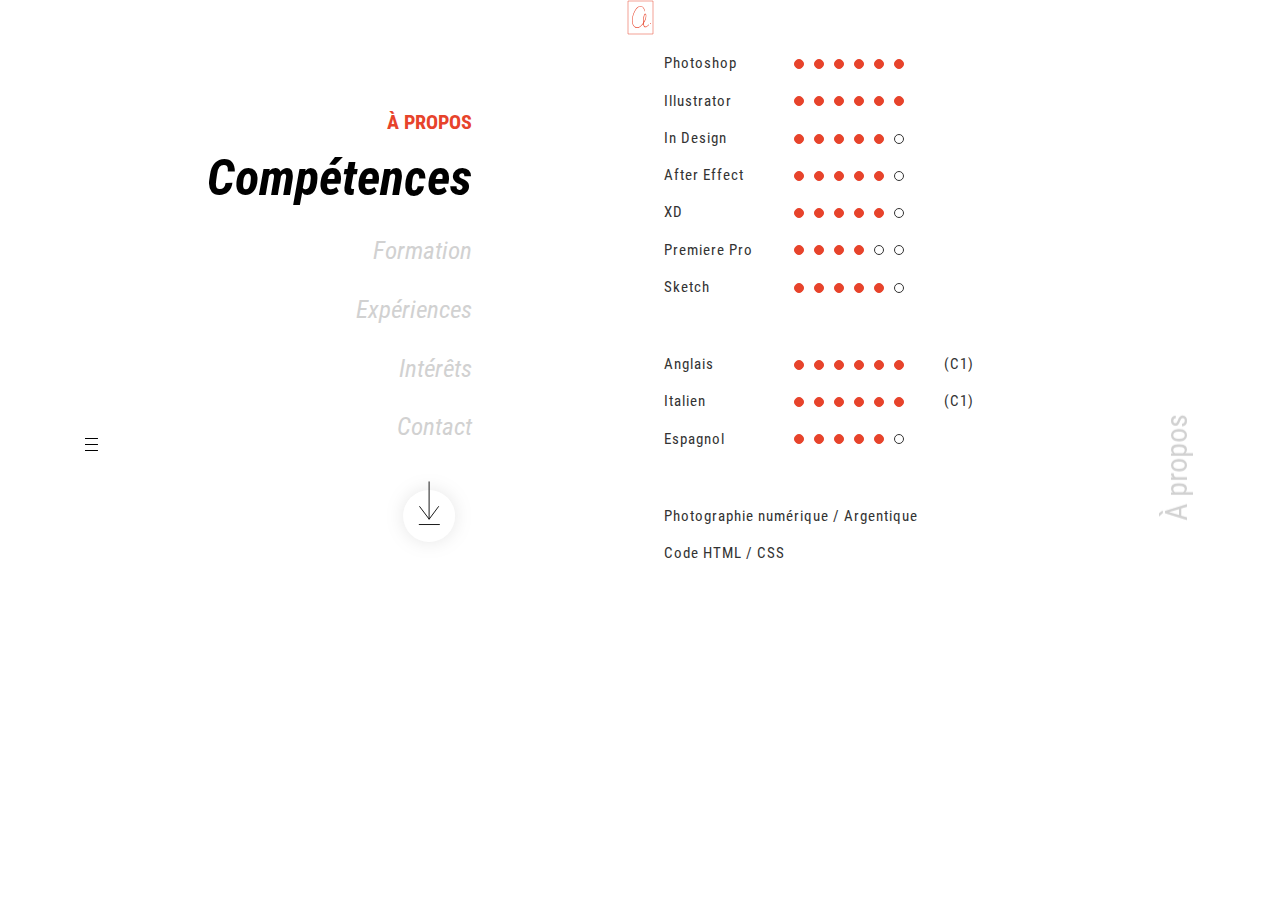
<file: competences.html>
<!DOCTYPE html>
<html lang="fr">
<head>
    <meta charset="UTF-8">
    <meta name="viewport" content="width=device-width, initial-scale=1.0">
    <meta http-equiv="X-UA-Compatible" content="ie=edge">
    <title>Compétences</title>
    <link rel="stylesheet" type="text/css" href="./assets/style/normalize.css">
    <link rel="stylesheet" type="text/css" href="./assets/style/index.css">
</head>
<body>
    <header class="cl_header_projet">
        <a href="./index.html" class="cl_header_projet_btn">
            <span class="cl_icon cl_icon_logo"></span>
        </a>
    </header>

    <section class="cl_projet">
        <button id="btn-burger-menu" class="cl_btn cl_btn_burger_menu"><span class="cl_icon cl_icon_burger_menu"></span></button>

        <div id="menu-content" class="cl_menu">
            <div class="cl_menu_container">
                <h2 class="cl_menu_titre">Menu</h2>

                <ul class="cl_menu_rubriques">
                    <li class="cl_menu_rubriques--item"><a href="./index.html">Home</a></li>
                    <li class="cl_menu_rubriques--item"><a href="./competences.html">A propos</a></li>
                    <li class="cl_menu_rubriques--item"><a href="./index.html#all-projects">Tous les projets</a></li>
                </ul>

                <button class="cl_btn cl_btn_croix"><span id="btn-fermer-menu" class="cl_icon cl_icon_croix"></span></button>
            </div>
        </div>

        <div id="menu-content" class="cl_menu">
            <div class="cl_menu_container">
                <h2 class="cl_menu_titre">Menu</h2>

                <ul class="cl_menu_rubriques">
                    <li class="cl_menu_rubriques--item"><a href="./index.html">Home</a></li>
                    <li class="cl_menu_rubriques--item"><a href="./competences.html">A propos</a></li>
                    <li class="cl_menu_rubriques--item"><a href="./index.html#all-projects">Tous les projets</a></li>
                </ul>

                <button class="cl_btn cl_btn_croix"><span id="btn-fermer-menu" class="cl_icon cl_icon_croix"></span></button>
            </div>
        </div>

        <aside class="cl_projet--aside"></aside>

        <section class="cl_apropos">
            <article class="cl_apropos--navigation">
                <h1 class="cl_apropos--titre">À propos</h1>

                <ul>
                    <li><a href="#" class="cl_apropos--navigation-item is-active">Compétences</a></li>
                    <li><a href="./formation.html" class="cl_apropos--navigation-item">Formation</a></li>
                    <li><a href="#" class="cl_apropos--navigation-item">Expériences</a></li>
                    <li><a href="#" class="cl_apropos--navigation-item">Intérêts</a></li>
                    <li><a href="#" class="cl_apropos--navigation-item">Contact</a></li>
                </ul>

                <span class="cl_icon cl_icon_download"></span>
            </article>

            <article class="cl_apropos_competences--content">
                <ul class="cl_apropos_competences--wrapper">
                    <li class="cl_apropos_competences--item">
                        <span class="cl_apropos_competences--label">Photoshop</span>
                        <div class="cl_apropos_competences_dots">
                            <span class="cl_apropos_competences_dots--item is-full"></span>
                            <span class="cl_apropos_competences_dots--item is-full"></span>
                            <span class="cl_apropos_competences_dots--item is-full"></span>
                            <span class="cl_apropos_competences_dots--item is-full"></span>
                            <span class="cl_apropos_competences_dots--item is-full"></span>
                            <span class="cl_apropos_competences_dots--item is-full"></span>
                        </div>
                    </li>
                    <li class="cl_apropos_competences--item">
                        <span class="cl_apropos_competences--label">Illustrator</span>
                        <div class="cl_apropos_competences_dots">
                            <span class="cl_apropos_competences_dots--item is-full"></span>
                            <span class="cl_apropos_competences_dots--item is-full"></span>
                            <span class="cl_apropos_competences_dots--item is-full"></span>
                            <span class="cl_apropos_competences_dots--item is-full"></span>
                            <span class="cl_apropos_competences_dots--item is-full"></span>
                            <span class="cl_apropos_competences_dots--item is-full"></span>
                        </div>
                    </li>
                    <li class="cl_apropos_competences--item">
                        <span class="cl_apropos_competences--label">In Design</span>
                        <div class="cl_apropos_competences_dots">
                            <span class="cl_apropos_competences_dots--item is-full"></span>
                            <span class="cl_apropos_competences_dots--item is-full"></span>
                            <span class="cl_apropos_competences_dots--item is-full"></span>
                            <span class="cl_apropos_competences_dots--item is-full"></span>
                            <span class="cl_apropos_competences_dots--item is-full"></span>
                            <span class="cl_apropos_competences_dots--item"></span>
                        </div>
                    </li>
                    <li class="cl_apropos_competences--item">
                        <span class="cl_apropos_competences--label">After Effect</span>
                        <div class="cl_apropos_competences_dots">
                            <span class="cl_apropos_competences_dots--item is-full"></span>
                            <span class="cl_apropos_competences_dots--item is-full"></span>
                            <span class="cl_apropos_competences_dots--item is-full"></span>
                            <span class="cl_apropos_competences_dots--item is-full"></span>
                            <span class="cl_apropos_competences_dots--item is-full"></span>
                            <span class="cl_apropos_competences_dots--item"></span>
                        </div>
                    </li>
                    <li class="cl_apropos_competences--item">
                        <span class="cl_apropos_competences--label">XD</span>
                        <div class="cl_apropos_competences_dots">
                            <span class="cl_apropos_competences_dots--item is-full"></span>
                            <span class="cl_apropos_competences_dots--item is-full"></span>
                            <span class="cl_apropos_competences_dots--item is-full"></span>
                            <span class="cl_apropos_competences_dots--item is-full"></span>
                            <span class="cl_apropos_competences_dots--item is-full"></span>
                            <span class="cl_apropos_competences_dots--item"></span>
                        </div>
                    </li>
                    <li class="cl_apropos_competences--item">
                        <span class="cl_apropos_competences--label">Premiere Pro</span>
                        <div class="cl_apropos_competences_dots">
                            <span class="cl_apropos_competences_dots--item is-full"></span>
                            <span class="cl_apropos_competences_dots--item is-full"></span>
                            <span class="cl_apropos_competences_dots--item is-full"></span>
                            <span class="cl_apropos_competences_dots--item is-full"></span>
                            <span class="cl_apropos_competences_dots--item"></span>
                            <span class="cl_apropos_competences_dots--item"></span>
                        </div>
                    </li>
                    <li class="cl_apropos_competences--item">
                        <span class="cl_apropos_competences--label">Sketch</span>
                        <div class="cl_apropos_competences_dots">
                            <span class="cl_apropos_competences_dots--item is-full"></span>
                            <span class="cl_apropos_competences_dots--item is-full"></span>
                            <span class="cl_apropos_competences_dots--item is-full"></span>
                            <span class="cl_apropos_competences_dots--item is-full"></span>
                            <span class="cl_apropos_competences_dots--item is-full"></span>
                            <span class="cl_apropos_competences_dots--item"></span>
                        </div>
                    </li>
                </ul>

                <ul class="cl_apropos_competences--wrapper">
                    <li class="cl_apropos_competences--item">
                        <span class="cl_apropos_competences--label">Anglais</span>
                        <div class="cl_apropos_competences_dots">
                            <span class="cl_apropos_competences_dots--item is-full"></span>
                            <span class="cl_apropos_competences_dots--item is-full"></span>
                            <span class="cl_apropos_competences_dots--item is-full"></span>
                            <span class="cl_apropos_competences_dots--item is-full"></span>
                            <span class="cl_apropos_competences_dots--item is-full"></span>
                            <span class="cl_apropos_competences_dots--item is-full"></span>
                        </div>
                        <span class="cl_apropos_competences--label">(C1)</span>
                    </li>
                    <li class="cl_apropos_competences--item">
                        <span class="cl_apropos_competences--label">Italien</span>
                        <div class="cl_apropos_competences_dots">
                            <span class="cl_apropos_competences_dots--item is-full"></span>
                            <span class="cl_apropos_competences_dots--item is-full"></span>
                            <span class="cl_apropos_competences_dots--item is-full"></span>
                            <span class="cl_apropos_competences_dots--item is-full"></span>
                            <span class="cl_apropos_competences_dots--item is-full"></span>
                            <span class="cl_apropos_competences_dots--item is-full"></span>
                        </div>
                        <span class="cl_apropos_competences--label">(C1)</span>
                    </li>
                    <li class="cl_apropos_competences--item">
                        <span class="cl_apropos_competences--label">Espagnol</span>
                        <div class="cl_apropos_competences_dots">
                            <span class="cl_apropos_competences_dots--item is-full"></span>
                            <span class="cl_apropos_competences_dots--item is-full"></span>
                            <span class="cl_apropos_competences_dots--item is-full"></span>
                            <span class="cl_apropos_competences_dots--item is-full"></span>
                            <span class="cl_apropos_competences_dots--item is-full"></span>
                            <span class="cl_apropos_competences_dots--item"></span>
                        </div>
                    </li>
                </ul>

                <ul class="cl_apropos_competences--wrapper">
                    <li class="cl_apropos_competences--item">
                        <span class="cl_apropos_competences--label">Photographie numérique / Argentique</span>
                    </li>
                    <li class="cl_apropos_competences--item">
                        <span class="cl_apropos_competences--label">Code HTML / CSS</span>
                    </li>
                </ul>
            </article>
        </section>

        <aside class="cl_projet--aside"></aside>

        <h3 class="cl_sous_titre">À propos</h3>
    </section>

    <script src="https://ajax.googleapis.com/ajax/libs/jquery/3.3.1/jquery.min.js"></script>
    <script src="./assets/script/index.js"></script>
</body>
</html>
</file>
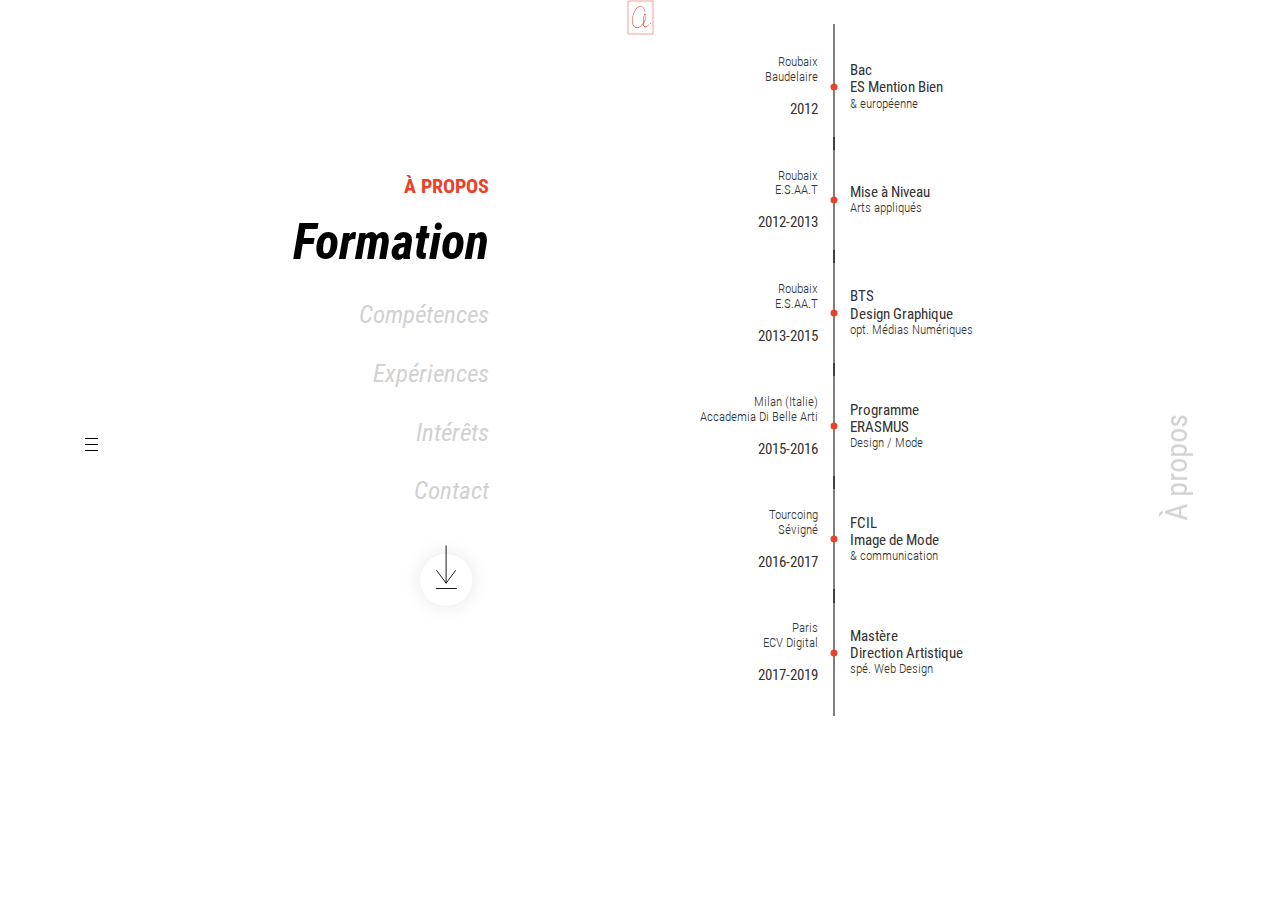
<file: formation.html>
<!DOCTYPE html>
<html lang="fr">
<head>
    <meta charset="UTF-8">
    <meta name="viewport" content="width=device-width, initial-scale=1.0">
    <meta http-equiv="X-UA-Compatible" content="ie=edge">
    <title>Formation</title>
    <link rel="stylesheet" type="text/css" href="./assets/style/normalize.css">
    <link rel="stylesheet" type="text/css" href="./assets/style/index.css">
</head>
<body>
    <header class="cl_header_projet">
        <a href="./index.html" class="cl_header_projet_btn">
            <span class="cl_icon cl_icon_logo"></span>
        </a>
    </header>

    <section class="cl_projet">
        <button id="btn-burger-menu" class="cl_btn cl_btn_burger_menu"><span class="cl_icon cl_icon_burger_menu"></span></button>

        <div id="menu-content" class="cl_menu">
            <div class="cl_menu_container">
                <h2 class="cl_menu_titre">Menu</h2>

                <ul class="cl_menu_rubriques">
                    <li class="cl_menu_rubriques--item"><a href="./index.html">Home</a></li>
                    <li class="cl_menu_rubriques--item"><a href="./competences.html">A propos</a></li>
                    <li class="cl_menu_rubriques--item"><a href="./index.html#all-projects">Tous les projets</a></li>
                </ul>

                <button class="cl_btn cl_btn_croix"><span id="btn-fermer-menu" class="cl_icon cl_icon_croix"></span></button>
            </div>
        </div>

        <aside class="cl_projet--aside"></aside>

        <section class="cl_apropos">
            <article class="cl_apropos--navigation">
                <h1 class="cl_apropos--titre">À propos</h1>

                <ul>
                    <li><a href="#" class="cl_apropos--navigation-item is-active">Formation</a></li>
                    <li><a href="./competences.html" class="cl_apropos--navigation-item">Compétences</a></li>
                    <li><a href="#" class="cl_apropos--navigation-item">Expériences</a></li>
                    <li><a href="#" class="cl_apropos--navigation-item">Intérêts</a></li>
                    <li><a href="#" class="cl_apropos--navigation-item">Contact</a></li>
                </ul>

                <span class="cl_icon cl_icon_download"></span>
            </article>

            <article class="cl_apropos_formation">
                <ul class="cl_apropos_formation_content">
                    <li class="cl_apropos_formation--item">
                        <div class="cl_apropos_formation--item-wrapper cl_apropos_formation--item-wrapper-left">
                            <span class="cl_apropos_formation--subtitle">Roubaix<br>Baudelaire</span>
                            <span class="cl_apropos_formation--title">2012</span>
                        </div>

                        <span class="cl_apropos_formation--bar"></span>
                        <span class="cl_apropos_formation--dot"></span>

                        <div class="cl_apropos_formation--item-wrapper cl_apropos_formation--item-wrapper-right">
                            <span class="cl_apropos_formation--title">Bac<br>ES Mention Bien</span>
                            <span class="cl_apropos_formation--subtitle">& européenne</span>
                        </div>
                    </li>

                    <li class="cl_apropos_formation--item">
                        <div class="cl_apropos_formation--item-wrapper cl_apropos_formation--item-wrapper-left">
                            <span class="cl_apropos_formation--subtitle">Roubaix<br>E.S.AA.T</span>
                            <span class="cl_apropos_formation--title">2012-2013</span>
                        </div>

                        <span class="cl_apropos_formation--bar"></span>
                        <span class="cl_apropos_formation--dot"></span>

                        <div class="cl_apropos_formation--item-wrapper cl_apropos_formation--item-wrapper-right">
                            <span class="cl_apropos_formation--title">Mise à Niveau</span>
                            <span class="cl_apropos_formation--subtitle">Arts appliqués</span>
                        </div>
                    </li>

                    <li class="cl_apropos_formation--item">
                        <div class="cl_apropos_formation--item-wrapper cl_apropos_formation--item-wrapper-left">
                            <span class="cl_apropos_formation--subtitle">Roubaix<br>E.S.AA.T</span>
                            <span class="cl_apropos_formation--title">2013-2015</span>
                        </div>

                        <span class="cl_apropos_formation--bar"></span>
                        <span class="cl_apropos_formation--dot"></span>

                        <div class="cl_apropos_formation--item-wrapper cl_apropos_formation--item-wrapper-right">
                            <span class="cl_apropos_formation--title">BTS<br>Design Graphique</span>
                            <span class="cl_apropos_formation--subtitle">opt. Médias Numériques</span>
                        </div>
                    </li>

                    <li class="cl_apropos_formation--item">
                        <div class="cl_apropos_formation--item-wrapper cl_apropos_formation--item-wrapper-left">
                            <span class="cl_apropos_formation--subtitle">Milan (Italie)<br>Accademia Di Belle Arti</span>
                            <span class="cl_apropos_formation--title">2015-2016</span>
                        </div>

                        <span class="cl_apropos_formation--bar"></span>
                        <span class="cl_apropos_formation--dot"></span>

                        <div class="cl_apropos_formation--item-wrapper cl_apropos_formation--item-wrapper-right">
                            <span class="cl_apropos_formation--title">Programme<br>ERASMUS</span>
                            <span class="cl_apropos_formation--subtitle">Design / Mode</span>
                        </div>
                    </li>

                    <li class="cl_apropos_formation--item">
                        <div class="cl_apropos_formation--item-wrapper cl_apropos_formation--item-wrapper-left">
                            <span class="cl_apropos_formation--subtitle">Tourcoing<br>Sévigné</span>
                            <span class="cl_apropos_formation--title">2016-2017</span>
                        </div>

                        <span class="cl_apropos_formation--bar"></span>
                        <span class="cl_apropos_formation--dot"></span>

                        <div class="cl_apropos_formation--item-wrapper cl_apropos_formation--item-wrapper-right">
                            <span class="cl_apropos_formation--title">FCIL<br>Image de Mode</span>
                            <span class="cl_apropos_formation--subtitle">& communication</span>
                        </div>
                    </li>

                    <li class="cl_apropos_formation--item">
                        <div class="cl_apropos_formation--item-wrapper cl_apropos_formation--item-wrapper-left">
                            <span class="cl_apropos_formation--subtitle">Paris<br>ECV Digital</span>
                            <span class="cl_apropos_formation--title">2017-2019</span>
                        </div>

                        <span class="cl_apropos_formation--bar"></span>
                        <span class="cl_apropos_formation--dot"></span>

                        <div class="cl_apropos_formation--item-wrapper cl_apropos_formation--item-wrapper-right">
                            <span class="cl_apropos_formation--title">Mastère<br>Direction Artistique</span>
                            <span class="cl_apropos_formation--subtitle">spé. Web Design</span>
                        </div>
                    </li>
                </ul>
            </article>
        </section>

        <aside class="cl_projet--aside"></aside>

        <h3 class="cl_sous_titre">À propos</h3>
    </section>

    <script src="https://ajax.googleapis.com/ajax/libs/jquery/3.3.1/jquery.min.js"></script>
    <script src="./assets/script/index.js"></script>
</body>
</html>
</file>
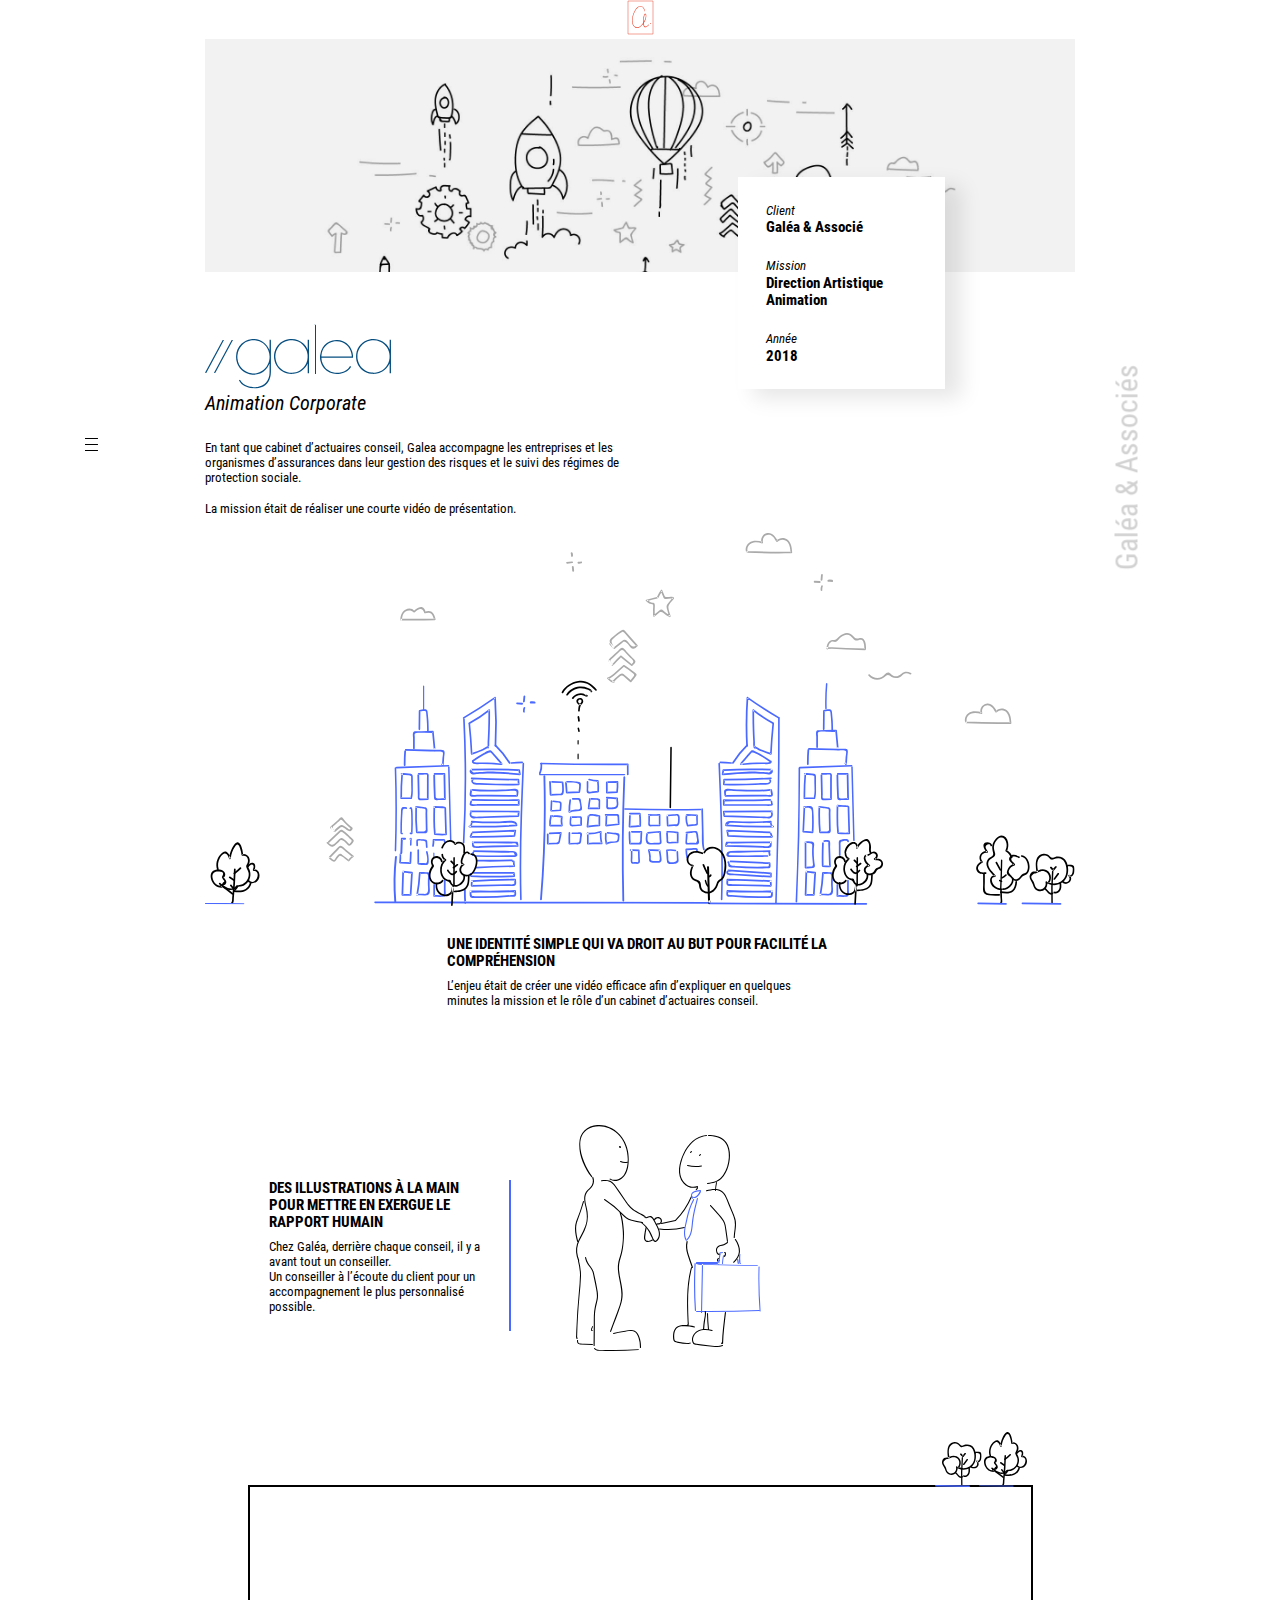
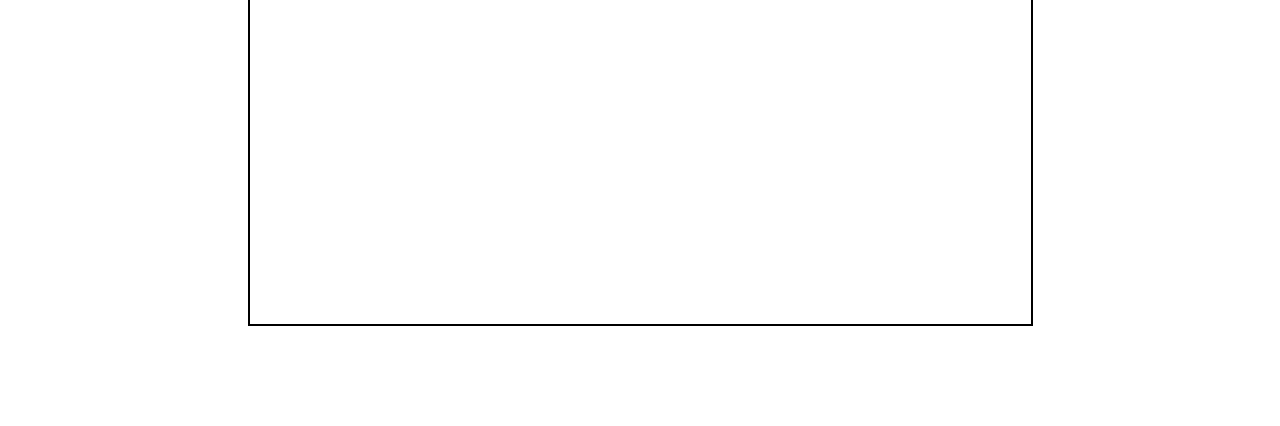
<file: galea.html>
<!DOCTYPE html>
<html lang="fr">
<head>
    <meta charset="UTF-8">
    <meta name="viewport" content="width=device-width, initial-scale=1.0">
    <meta http-equiv="X-UA-Compatible" content="ie=edge">
    <title>Projet Galéa & Associé</title>
    <link rel="stylesheet" type="text/css" href="./assets/style/normalize.css">
    <link rel="stylesheet" type="text/css" href="./assets/style/index.css">
</head>
<body>
    <header class="cl_header_projet">
        <a href="./index.html" class="cl_header_projet_btn">
            <span class="cl_icon cl_icon_logo"></span>
        </a>
    </header>

    <section class="cl_projet">
        <button id="btn-burger-menu" class="cl_btn cl_btn_burger_menu"><span class="cl_icon cl_icon_burger_menu"></span></button>

        <div id="menu-content" class="cl_menu">
            <div class="cl_menu_container">
                <h2 class="cl_menu_titre">Menu</h2>

                <ul class="cl_menu_rubriques">
                    <li class="cl_menu_rubriques--item"><a href="./index.html">Home</a></li>
                    <li class="cl_menu_rubriques--item"><a href="./competences.html">A propos</a></li>
                    <li class="cl_menu_rubriques--item"><a href="./index.html#all-projects">Tous les projets</a></li>
                </ul>

                <button class="cl_btn cl_btn_croix"><span id="btn-fermer-menu" class="cl_icon cl_icon_croix"></span></button>
            </div>
        </div>

        <aside class="cl_projet--aside"></aside>

        <section class="cl_projet--container">
            <article class="cl_projet--header">
                <div class="cl_projet--header-container">
                    <img src='./assets/img/galea.jpg' alt="Illustration du projet Galéa & Associés" class="cl_projet--header-bg" />
                </div>
                
                <aside class="cl_projet--header-encart">
                    <div class="cl_projet--header-block-text">
                        <span class="cl_projet--header-titre">Client</span>
                        <h1 class="cl_projet--header-label">Galéa & Associé</h1>
                    </div>

                    <div class="cl_projet--header-block-text">
                        <span class="cl_projet--header-titre">Mission</span>
                        <p class="cl_projet--header-label">Direction Artistique Animation</p>
                    </div>

                    <div class="cl_projet--header-block-text">
                        <span class="cl_projet--header-titre">Année</span>
                        <p class="cl_projet--header-label">2018</p>
                    </div>
                </aside>
            </article>

            <article class="cl_projet_encart_left">
                <span class="cl_icon cl_icon_galea"></span>
                <span class="cl_projet_encart--sous-titre">Animation Corporate</span>
                <p class="cl_projet_encart--texte">En tant que cabinet d’actuaires conseil, Galea accompagne les entreprises et les organismes d’assurances dans leur gestion des risques et le suivi des régimes de protection sociale. </p>
                <p class="cl_projet_encart--texte">La mission était de réaliser une courte vidéo de présentation.</p>
            </article>

            <article class="cl_projet_encart_full">
                <img src="./assets/img/galea_dessin_1.svg" alt="Illustration du projet de Galéa" class="cl_projet_encart--illustration"/>
                <p class="cl_projet_encart--titre cl_projet_encart--wrapper-middle">Une identité simple qui va droit au but pour facilité la compréhension</p>
                <p class="cl_projet_encart--texte cl_projet_encart--wrapper-middle">L’enjeu était de créer une vidéo efficace afin d’expliquer en quelques minutes la mission et le rôle d’un cabinet d’actuaires conseil.</p>
            </article>

            <article class="cl_projet_encart_full cl_projet_encart_full--row cl_padding_left--xl">
                <div class="cl_projet_encart_full--left cl_margin_right--xl">
                    <p class="cl_projet_encart--titre">Des illustrations à la main pour mettre en exergue le rapport humain</p>
                    <p class="cl_projet_encart--texte">Chez Galéa, derrière chaque conseil, il y a avant tout un conseiller.<br>Un conseiller à l’écoute du client pour un accompagnement le plus personnalisé possible.</p>
                </div>

                <div class="cl_projet_encart_full--right">
                    <img src="./assets/img/galea_dessin_2.svg" alt="Illustration du projet de Galéa" class="cl_projet_encart--illustration"/>
                </div>
            </article>

            <article class="cl_projet_encart_full">
                <span class="cl_icon_galea_arbustes"></span>
                <div style="border: 2px solid #000; height: 441px; width: 785px;"></div>
            </article>
        </section>

        <aside class="cl_projet--aside"></aside>

        <h3 class="cl_sous_titre">Galéa & Associés</h3>
    </section>

    <script src="https://ajax.googleapis.com/ajax/libs/jquery/3.3.1/jquery.min.js"></script>
    <script src="./assets/script/index.js"></script>
</body>
</html>
</file>
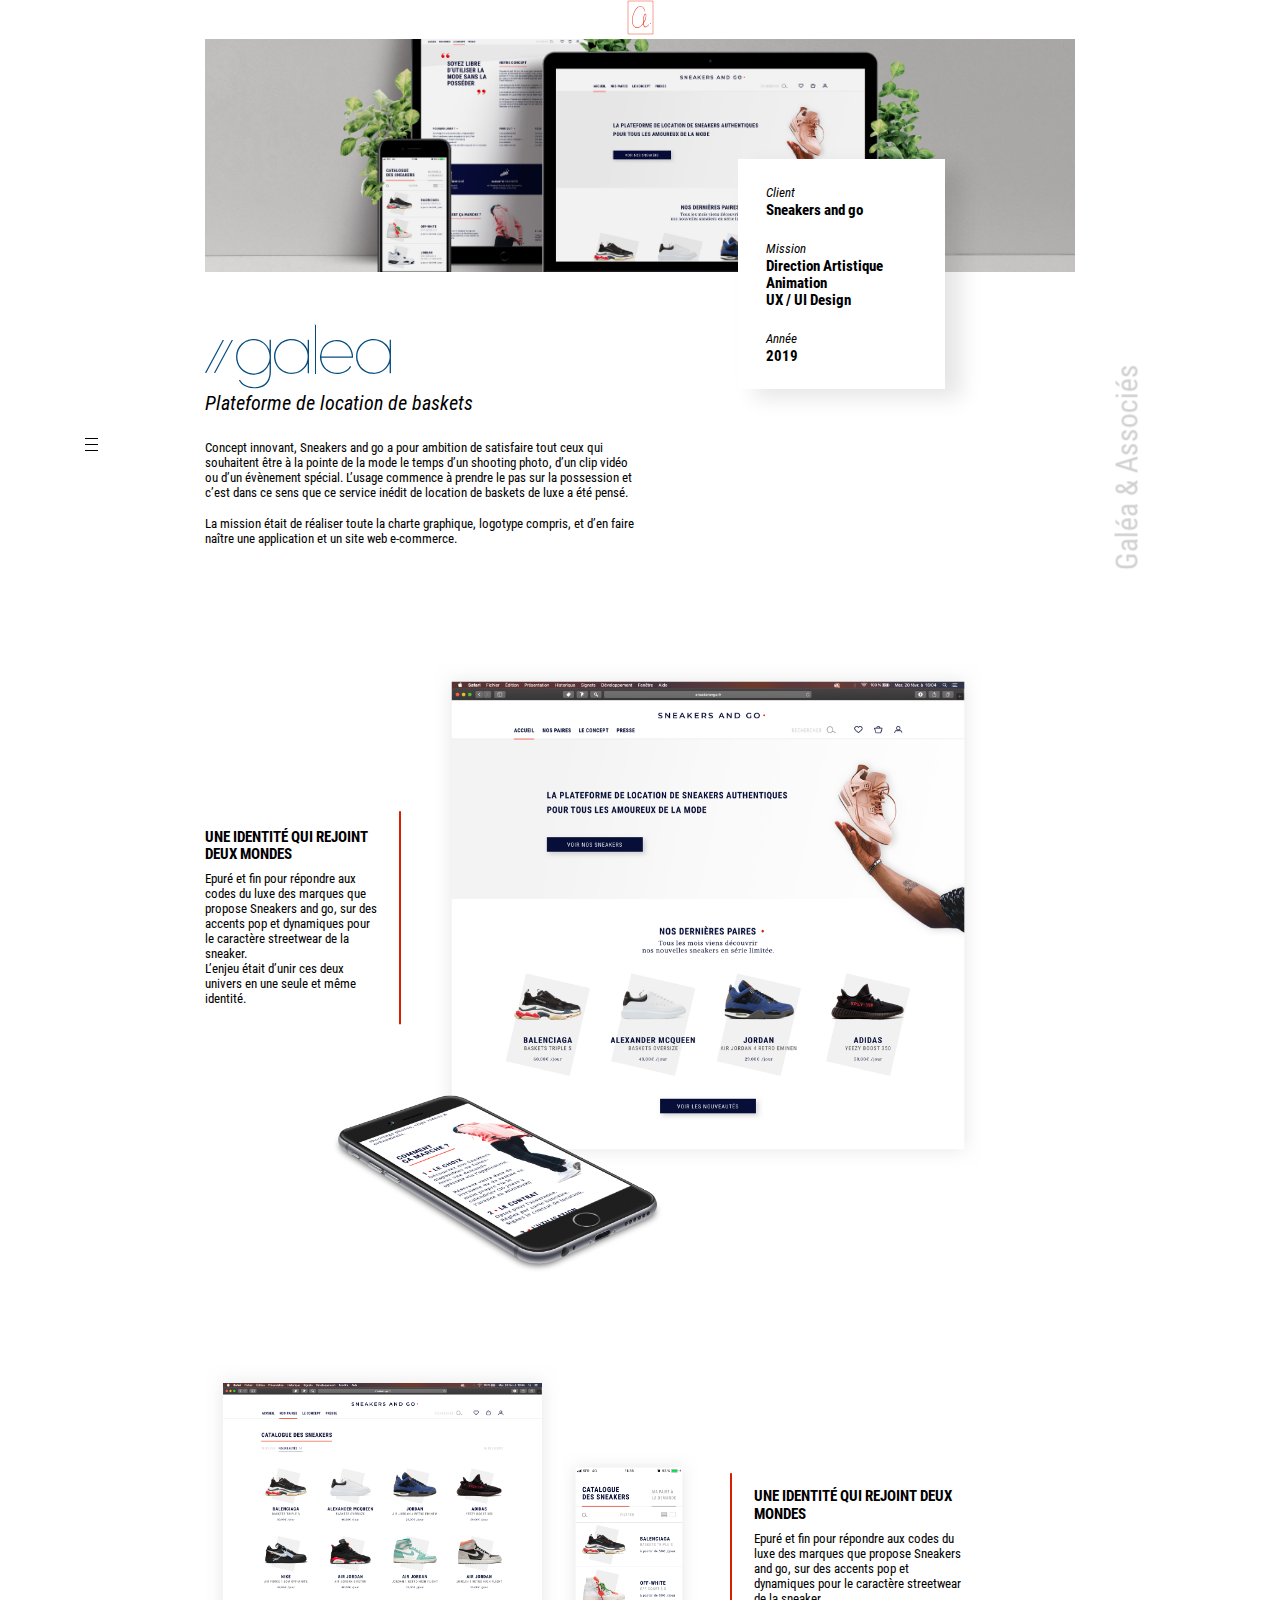
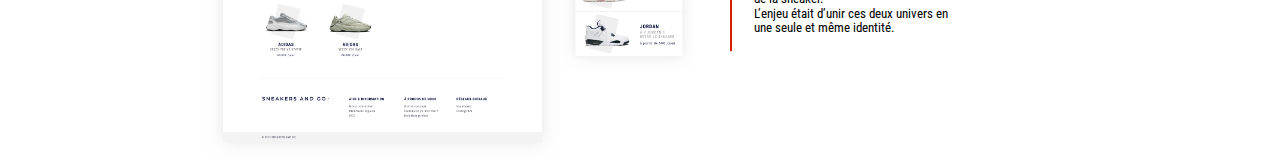
<file: sng.html>
<!DOCTYPE html>
<html lang="fr">
<head>
    <meta charset="UTF-8">
    <meta name="viewport" content="width=device-width, initial-scale=1.0">
    <meta http-equiv="X-UA-Compatible" content="ie=edge">
    <title>Projet Sneakers and go</title>
    <link rel="stylesheet" type="text/css" href="./assets/style/normalize.css">
    <link rel="stylesheet" type="text/css" href="./assets/style/index.css">
</head>
<body>
    <header class="cl_header_projet">
        <a href="./index.html" class="cl_header_projet_btn">
            <span class="cl_icon cl_icon_logo"></span>
        </a>
    </header>

    <section class="cl_projet">
        <button id="btn-burger-menu" class="cl_btn cl_btn_burger_menu"><span class="cl_icon cl_icon_burger_menu"></span></button>

        <div id="menu-content" class="cl_menu">
            <div class="cl_menu_container">
                <h2 class="cl_menu_titre">Menu</h2>

                <ul class="cl_menu_rubriques">
                    <li class="cl_menu_rubriques--item"><a href="./index.html">Home</a></li>
                    <li class="cl_menu_rubriques--item"><a href="./competences.html">A propos</a></li>
                    <li class="cl_menu_rubriques--item"><a href="./index.html#all-projects">Tous les projets</a></li>
                </ul>

                <button class="cl_btn cl_btn_croix"><span id="btn-fermer-menu" class="cl_icon cl_icon_croix"></span></button>
            </div>
        </div>
        <aside class="cl_projet--aside"></aside>

        <section class="cl_projet--container">
            <article class="cl_projet--header">
                <div class="cl_projet--header-container">
                    <img src='./assets/img/sneakersandgo.jpg' alt="Illustration du projet Sneakers and go" class="cl_projet_sng_bg" />
                </div>
                
                <aside class="cl_projet--header-encart">
                    <div class="cl_projet--header-block-text">
                        <span class="cl_projet--header-titre">Client</span>
                        <h1 class="cl_projet--header-label">Sneakers and go</h1>
                    </div>

                    <div class="cl_projet--header-block-text">
                        <span class="cl_projet--header-titre">Mission</span>
                        <p class="cl_projet--header-label">Direction Artistique Animation</p>
                        <p class="cl_projet--header-label">UX / UI Design</p>
                    </div>

                    <div class="cl_projet--header-block-text">
                        <span class="cl_projet--header-titre">Année</span>
                        <p class="cl_projet--header-label">2019</p>
                    </div>
                </aside>
            </article>

            <article class="cl_projet_encart_left">
                <span class="cl_icon cl_icon_galea"></span>
                <span class="cl_projet_encart--sous-titre">Plateforme de location de baskets</span>
                <p class="cl_projet_encart--texte">Concept innovant, Sneakers and go a pour ambition de satisfaire tout ceux qui souhaitent être à la pointe de la mode le temps d’un shooting photo, d’un clip vidéo ou d’un évènement spécial. L’usage commence à prendre le pas sur la possession et c’est dans ce sens que ce service inédit de location de baskets de luxe a été pensé.</p>
                <p class="cl_projet_encart--texte">La mission était de réaliser toute la charte graphique, logotype compris, et d’en faire naître une application et un site web e-commerce.</p>
            </article>

            <article class="cl_projet_sng_step1">
                <div class="cl_projet_sng_step1_wrapperTexte">
                    <p class="cl_projet_sng--titre">Une identité qui rejoint deux mondes</p>
                    <p class="cl_projet_sng--texte">Epuré et fin pour répondre aux codes du luxe des marques que propose Sneakers and go, sur des accents pop et dynamiques pour le caractère streetwear de la sneaker.<br>L’enjeu était d’unir ces deux univers en une seule et même identité.</p>
                </div>

                <div class="cl_projet_sng_step1_wrapperImg">
                    <img src="./assets/img/sng_1.png" alt="Illustration du projet de Sneakers and go" class="cl_projet_sng_step1--bg1"/>
                    <img src="./assets/img/sng_2.png" alt="Illustration du projet de Sneakers and go" class="cl_projet_sng_step1--bg2"/>
                </div>
            </article>

            <article class="cl_projet_sng_step2">
                <div class="cl_projet_sng_step2_wrapperImg">
                    <img src="./assets/img/sng_3.png" alt="Illustration du projet de Sneakers and go" class="cl_projet_sng_step2--bg1"/>
                    <img src="./assets/img/sng_4.png" alt="Illustration du projet de Sneakers and go" class="cl_projet_sng_step2--bg2"/>
                </div>

                <div class="cl_projet_sng_step2_wrapperTexte">
                    <p class="cl_projet_sng--titre">Une identité qui rejoint deux mondes</p>
                    <p class="cl_projet_sng--texte">Epuré et fin pour répondre aux codes du luxe des marques que propose Sneakers and go, sur des accents pop et dynamiques pour le caractère streetwear de la sneaker.<br>L’enjeu était d’unir ces deux univers en une seule et même identité.</p>
                </div>
            </article>
        </section>

        <aside class="cl_projet--aside"></aside>

        <h3 class="cl_sous_titre">Galéa & Associés</h3>
    </section>

    <script src="https://ajax.googleapis.com/ajax/libs/jquery/3.3.1/jquery.min.js"></script>
    <script src="./assets/script/index.js"></script>
</body>
</html>
</file>
<file: assets/style/index.css>
@font-face {
  font-family: "roboto";
  src: url("../fonts/RobotoCondensed-Bold.eot");
  src: url("../fonts/RobotoCondensed-Bold.ttf") format("truetype");
  font-weight: bold;
}
@font-face {
  font-family: "roboto";
  src: url("../fonts/RobotoCondensed-BoldItalic.eot");
  src: url("../fonts/RobotoCondensed-BoldItalic.ttf") format("truetype");
  font-weight: bold;
  font-style: italic;
}
@font-face {
  font-family: "roboto";
  src: url("../fonts/RobotoCondensed-Italic.eot");
  src: url("../fonts/RobotoCondensed-Italic.ttf") format("truetype");
  font-weight: normal;
  font-style: italic;
}
@font-face {
  font-family: "roboto";
  src: url("../fonts/RobotoCondensed-Regular.eot");
  src: url("../fonts/RobotoCondensed-Regular.ttf") format("truetype");
  font-weight: normal;
  font-style: normal;
}
@font-face {
  font-family: "roboto";
  src: url("../fonts/RobotoCondensed-Light.eot");
  src: url("../fonts/RobotoCondensed-Light.ttf") format("truetype");
  font-weight: 300;
  font-style: normal;
}
.cl_icon {
  display: inline-block;
  cursor: pointer;
}
.cl_icon_burger_menu {
  width: 0.875rem;
  height: 0.875rem;
  background: url("data:image/svg+xml;utf8,%3Csvg xmlns=%22http://www.w3.org/2000/svg%22 width=%2213%22 height=%2213%22 viewBox=%220 0 13 13%22%3E%3Cg fill=%22none%22 fill-rule=%22nonzero%22 stroke=%22%23000%22%3E%3Cpath d=%22M0 12.5h12.955M0 6.5h12.955M0 .5h12.955%22/%3E%3C/g%3E%3C/svg%3E") no-repeat;
}
.cl_icon_arrow_bottom {
  width: 10px;
  height: 20px;
  background: url("data:image/svg+xml;utf8,%3Csvg xmlns=%22http://www.w3.org/2000/svg%22 width=%2210%22 height=%2219%22 viewBox=%220 0 10 19%22%3E%3Cg fill=%22none%22 fill-rule=%22nonzero%22 stroke=%22%23000%22 stroke-linecap=%22round%22 stroke-linejoin=%22round%22%3E%3Cpath d=%22M.864 12.489l4.33 5.647 4.295-5.647M5.25 17.951V1.191%22/%3E%3C/g%3E%3C/svg%3E") no-repeat;
}
.cl_icon_croix {
  width: 23px;
  height: 23px;
  background: url("data:image/svg+xml;utf8,%3Csvg xmlns=%22http://www.w3.org/2000/svg%22 width=%2223%22 height=%2225%22 viewBox=%220 0 23 25%22%3E%3Cg fill=%22none%22 fill-rule=%22nonzero%22 stroke=%22%23000%22 stroke-linecap=%22round%22 stroke-width=%221.5%22%3E%3Cpath d=%22M.773 1.306l21.454 22.388M22.227 1.306L.773 23.694%22/%3E%3C/g%3E%3C/svg%3E") no-repeat;
}
.cl_icon_logo {
  cursor: inherit;
  width: 27px;
  height: 35px;
  background: url("data:image/svg+xml;utf8,%3Csvg xmlns=%22http://www.w3.org/2000/svg%22 xmlns:xlink=%22http://www.w3.org/1999/xlink%22 width=%2227%22 height=%2235%22 viewBox=%220 0 27 35%22%3E%3Cdefs%3E%3Cpath id=%22a%22 d=%22M0 35h27V0H0z%22/%3E%3C/defs%3E%3Cg fill=%22none%22 fill-rule=%22evenodd%22%3E%3Cpath fill=%22%23E7432B%22 d=%22M16.957 21.572c.117-.155.256-.299.346-.469a13.815 13.815 0 0 0 1.44-4.367c.09-.567.024-1.16.014-1.74-.001-.132-.056-.265-.104-.392-.056-.156-.325-.25-.43-.14-.349.367-.737.69-.876 1.228-.252.966-.34 1.948-.458 2.934a10.63 10.63 0 0 0 .068 2.946m.734-10.196c-.265-.217-.297-.532-.34-.83-.176-1.172-.82-2.11-1.534-2.999-.472-.586-1.106-.858-1.888-.926-1.265-.11-2.306.272-3.211 1.122-1.219 1.145-2.222 2.442-2.952 3.95-.815 1.68-1.494 3.407-1.85 5.243-.394 2.04-.54 4.088-.153 6.15.195 1.037.592 1.975 1.269 2.789 1.015 1.215 2.289 1.67 3.873 1.408 1.158-.193 2.06-.771 2.847-1.57.627-.638 1.21-1.32 1.815-1.981.486-.532.723-1.132.69-1.874-.043-.927-.006-1.857.014-2.786.024-1.106.173-2.199.471-3.261.139-.49.37-.96.601-1.418.104-.206.287-.392.476-.533.45-.337.975-.226 1.21.284.139.303.22.655.233.99.083 1.923-.247 3.767-1.145 5.492-.334.64-.638 1.299-1 1.924-.237.412-.325.811-.23 1.278.108.537.14 1.09.257 1.625.13.599.552.92 1.146 1.056.321.073.612.047.908-.081.643-.278 1.222-.64 1.668-1.191.15-.188.3-.38.478-.539a.676.676 0 0 1 .377-.138.313.313 0 0 1 .248.132c.042.072.043.242-.007.28-.817.627-1.46 1.47-2.407 1.935-.378.186-.768.292-1.2.25-.84-.077-1.433-.472-1.706-1.28-.11-.326-.18-.663-.262-.997-.064-.257-.116-.517-.197-.883-.31.327-.533.578-.771.815-.682.682-1.33 1.404-2.065 2.024-1.439 1.212-3.11 1.445-4.866.85-.935-.317-1.65-.995-2.2-1.814-.77-1.143-1.11-2.428-1.224-3.787-.317-3.778.561-7.3 2.227-10.669.509-1.026 1.14-1.964 1.847-2.858a8.259 8.259 0 0 1 1.986-1.8c.891-.58 1.856-.89 2.949-.704.859.145 1.575.538 2.126 1.185.858 1.012 1.504 2.142 1.669 3.49.028.23.118.481-.177.647M24 23.503c-.003.26-.257.483-.567.497-.229.009-.428-.167-.433-.382-.006-.308.203-.596.447-.617.272-.023.556.235.553.502%22/%3E%3Cmask id=%22b%22 fill=%22%23fff%22%3E%3Cuse xlink:href=%22%23a%22/%3E%3C/mask%3E%3Cpath stroke=%22%23E7432B%22 stroke-width=%22.5%22 d=%22M1 34h25V1H1z%22 mask=%22url(%23b)%22/%3E%3C/g%3E%3C/svg%3E") no-repeat;
}
.cl_icon_logo--big {
  width: 159px;
  height: 209px;
  background-size: cover;
  position: absolute;
  top: 50%;
  left: 50%;
  -moz-transform: translate(-50%, -50%);
  -webkit-transform: translate(-50%, -50%);
  transform: translate(-50%, -50%);
}
.cl_icon_galea {
  width: 190px;
  height: 68px;
  background: url("../img/galea_titre.svg") no-repeat;
}
.cl_icon_galea_arbustes {
  position: absolute;
  top: -53px;
  right: 3rem;
  width: 92px;
  height: 55px;
  background: url("../img/galea_arbustes.svg") no-repeat;
}
.cl_icon_plentyofus {
  width: 308px;
  height: 27px;
  background: url("../img/logo-plenty.svg") no-repeat;
}
.cl_icon_download {
  width: 86px;
  height: 88px;
  background: url("data:image/svg+xml;utf8,%3Csvg xmlns=%22http://www.w3.org/2000/svg%22 xmlns:xlink=%22http://www.w3.org/1999/xlink%22 width=%2296%22 height=%2298%22 viewBox=%220 0 96 98%22%3E%3Cdefs%3E%3Ccircle id=%22b%22 cx=%2229%22 cy=%2239%22 r=%2229%22/%3E%3Cfilter id=%22a%22 width=%22203.4%%22 height=%22203.4%%22 x=%22-51.7%%22 y=%22-51.7%%22 filterUnits=%22objectBoundingBox%22%3E%3CfeOffset in=%22SourceAlpha%22 result=%22shadowOffsetOuter1%22/%3E%3CfeGaussianBlur in=%22shadowOffsetOuter1%22 result=%22shadowBlurOuter1%22 stdDeviation=%2210%22/%3E%3CfeColorMatrix in=%22shadowBlurOuter1%22 values=%220 0 0 0 0 0 0 0 0 0 0 0 0 0 0 0 0 0 0.1 0%22/%3E%3C/filter%3E%3C/defs%3E%3Cg fill=%22none%22 fill-rule=%22nonzero%22%3E%3Cg transform=%22translate(19 10)%22%3E%3Cuse fill=%22%23000%22 filter=%22url(%23a)%22 xlink:href=%22%23b%22/%3E%3Cuse fill=%22%23FFF%22 xlink:href=%22%23b%22/%3E%3C/g%3E%3Cg stroke=%22%23000%22 stroke-linecap=%22round%22 stroke-linejoin=%22round%22%3E%3Cpath d=%22M37.5 38.5l10.544 14 10.456-14M48 52.38V10.971%22/%3E%3C/g%3E%3Cpath stroke=%22%23000%22 stroke-linecap=%22round%22 stroke-linejoin=%22round%22 d=%22M37 58.5h22.5%22/%3E%3C/g%3E%3C/svg%3E") no-repeat;
  background-size: cover;
}

* {
  box-sizing: border-box;
}

body {
  font-size: 16px;
  font-family: "roboto", Arial, Helvetica, sans-serif;
}

p, h3 {
  margin: 0;
}

ul {
  padding: 0;
}

li {
  list-style: none;
}

a {
  color: inherit;
  text-decoration: none;
}

button {
  border: 0;
  background-color: transparent;
}

.cl_padding_left--xl {
  padding-left: 4rem;
}
.cl_margin_right--xl {
  margin-right: 4rem;
}

.cl_btn {
  padding: 0;
  border: 0;
  background-color: transparent;
}
.cl_btn_burger_menu {
  display: flex;
  justify-content: center;
  position: fixed;
  left: 5rem;
  top: 50%;
  -moz-transform: translateY(-50%);
  -webkit-transform: translateY(-50%);
  transform: translateY(-50%);
  width: 0.875rem;
  height: 0.875rem;
  width: 1.5rem;
  height: 1.5rem;
  z-index: 999;
}
.cl_btn_croix {
  position: absolute;
  top: 50%;
  right: 20px;
}

.cl_home {
  position: relative;
  padding: 0 5rem 3.75rem;
  height: 100vh;
}
.cl_sous_titre {
  position: fixed;
  right: 2rem;
  top: 50%;
  font-weight: normal;
  font-size: 1.875rem;
  color: #d1d1d1;
  -moz-transform: rotate(-90deg) translateY(-50%);
  -webkit-transform: rotate(-90deg) translateY(-50%);
  transform: rotate(-90deg) translateY(-50%);
}
.cl_icon_bottom {
  position: absolute;
  bottom: 3.75rem;
  left: 50%;
  -moz-transform: translateX(-50%);
  -webkit-transform: translateX(-50%);
  transform: translateX(-50%);
}

.cl_menu {
  display: none;
  position: fixed;
  top: 0;
  left: 0;
  width: 100%;
  height: 100%;
  background-color: #fff;
  justify-content: center;
  align-items: center;
  padding: 0 12rem;
  z-index: 998;
}
.cl_menu ~ .isOpen {
  display: flex;
}
.cl_menu_container {
  position: relative;
  width: 950px;
}
.cl_menu_titre {
  font-size: 3.125rem;
  text-transform: uppercase;
  margin-bottom: 4.125rem;
  font-weight: bold;
}
.cl_menu_rubriques--item {
  font-size: 1.5625rem;
  font-style: italic;
  letter-spacing: 1px;
  margin-bottom: 1rem;
}

.isOpen {
  display: flex;
}

.cl_projets {
  position: relative;
  display: flex;
  justify-content: space-between;
  align-items: center;
  height: 100vh;
}
.cl_projets .cl_header {
  position: absolute;
  top: 0;
  left: 50%;
  -webkit-transform: translateX(-50%);
  -moz-transform: translateX(-50%);
  transform: translateX(-50%);
}
.cl_projets--container {
  position: relative;
  display: flex;
  justify-content: center;
  flex-wrap: wrap;
  margin: auto;
  max-width: 850px;
  flex: 6;
}
.cl_projets--link {
  height: 100%;
  width: 100%;
  display: flex;
  flex-direction: column;
  justify-content: center;
  align-items: center;
}
.cl_projets--aside {
  height: 100%;
  flex: 1;
}
.cl_projets--item {
  position: relative;
  height: 233px;
  flex: 1 1 300px;
  max-width: 425px;
  border-top: 10px solid #fff;
  border-bottom: 10px solid #fff;
  cursor: pointer;
  box-sizing: content-box;
}
.cl_projets--item::before {
  content: "";
  position: absolute;
  left: 0;
  top: 0;
  background-color: rgba(0, 0, 0, 0.4);
  width: 100%;
  height: 100%;
  z-index: 1;
}
.cl_projets--item:nth-child(even) {
  border-right: 10px solid #fff;
}
.cl_projets--item:nth-child(odd) {
  border-left: 10px solid #fff;
}
.cl_projets--item:nth-child(2), .cl_projets--item:nth-child(3) {
  border-top: none;
}
.cl_projets--full-bg {
  position: absolute;
  width: 100%;
  height: 100%;
  background-size: cover;
  background-position: center;
  transition: all 0.4s ease-out;
  background-image: url("../img/sneakersandgo.jpg");
}
.cl_projets--titre {
  z-index: 1;
  color: #fff;
  text-transform: uppercase;
}
.cl_projets--titre-active {
  font-size: 1.9rem;
}
.cl_projets--sous-titre {
  font-weight: italic;
  font-style: italic;
  z-index: 1;
  color: #fff;
}
.cl_projets--sous-titre-active {
  font-size: 1.5rem;
}
.cl_projets--bg {
  position: absolute;
  top: 0;
  left: 0;
  background-size: cover;
  width: 100%;
  height: 100%;
}

.cl_icon_header {
  position: absolute;
  top: 55px;
  left: 50%;
  -moz-transform: translateX(-50%);
  -webkit-transform: translateX(-50%);
  transform: translateX(-50%);
}

.cl_header_projet {
  display: flex;
  justify-content: center;
}

.cl_projet--header {
  position: relative;
  max-width: 870px;
  height: 233px;
  margin: 0 auto 52px;
}
.cl_projet--header-container {
  position: relative;
  width: 100%;
  height: 100%;
  overflow: hidden;
}
.cl_projet--header-container::before {
  content: "";
  position: absolute;
  width: 100%;
  height: 100%;
  top: 0;
  left: 0;
  background-color: rgba(0, 0, 0, 0.05);
  z-index: 1;
}
.cl_projet--header-bg {
  width: 100%;
}
.cl_projet--header-encart {
  position: absolute;
  right: 15%;
  bottom: -50%;
  width: 207px;
  height: auto;
  padding: 1.5rem 1.75rem;
  box-shadow: 16px 9px 20px 0 rgba(0, 0, 0, 0.1);
  background-color: #fff;
  z-index: 2;
}
.cl_projet--header-block-text {
  margin-bottom: 20px;
}
.cl_projet--header-block-text:last-child {
  margin-bottom: 0;
}
.cl_projet--header-titre {
  font-size: 0.8125rem;
  font-style: italic;
}
.cl_projet--header-label {
  font-size: 0.9375rem;
  font-weight: bold;
  margin: 0;
}
.cl_projet--container {
  max-width: 870px;
  margin: auto;
}
.cl_projet_encart_left {
  display: flex;
  flex-direction: column;
  width: 50%;
}
.cl_projet_encart_full {
  position: relative;
  display: flex;
  flex-direction: column;
  align-items: center;
  margin-bottom: 6.25rem;
}
.cl_projet_encart_full--row {
  flex-direction: row;
}
.cl_projet_encart_full--left {
  position: relative;
  width: 30%;
  padding-right: 1.875rem;
}
.cl_projet_encart_full--left::after {
  content: "";
  position: absolute;
  width: 2px;
  height: 100%;
  background-color: #4a69ff;
  top: 0;
  right: 0;
}
.cl_projet_encart_full--left-big {
  display: flex;
  justify-content: center;
  align-items: center;
  width: 60%;
}
.cl_projet_encart_full--left-big::after {
  top: 50%;
  transform: translateY(-50%);
  height: 134px;
  background: linear-gradient(#ffc200, #ff9400);
}
.cl_projet_encart_full--right-small {
  width: 40%;
  margin-left: 1.875rem;
}
.cl_projet_encart_mockups {
  display: flex;
  flex-direction: column;
  justify-content: center;
  align-items: center;
  margin-bottom: 200px;
}
.cl_projet_encart_mockups_container {
  display: flex;
  justify-content: center;
  align-items: center;
  height: 400px;
}
.cl_projet_encart_mockups_container--m {
  position: relative;
  display: flex;
  align-self: flex-end;
  padding: 0 2rem;
}
.cl_projet_encart_mockups_container--m::after {
  content: "";
  position: absolute;
  bottom: 0;
  left: 0;
  width: 100%;
  height: 2px;
  background: linear-gradient(#ffc200, #ff9400);
}
.cl_projet_encart_mockups_titre {
  position: absolute;
  bottom: -70px;
  left: 50%;
  transform: translateX(-50%);
  width: 90%;
}
.cl_projet_encart_mockups_texte {
  position: absolute;
  bottom: -135px;
  left: 50%;
  transform: translateX(-50%);
  width: 90%;
}
.cl_projet_encart_mockups--s {
  max-width: 180px;
  max-height: 320px;
}
.cl_projet_encart_mockups--m {
  max-width: 241px;
  max-height: 298px;
}
.cl_projet_encart_mockups--l {
  max-width: 222px;
  max-height: 395px;
}
.cl_projet_encart--illustration {
  margin-bottom: 1.875rem;
  width: 100%;
}
.cl_projet_encart--titre {
  font-size: 0.9375rem;
  font-weight: bold;
  text-transform: uppercase;
  margin-bottom: 0.5625rem;
}
.cl_projet_encart--sous-titre {
  font-size: 1.25rem;
  font-style: italic;
  margin-bottom: 1.625rem;
}
.cl_projet_encart--texte {
  font-size: 0.8125rem;
  margin-bottom: 1rem;
}
.cl_projet_encart--wrapper-middle {
  width: 50%;
  padding: 0 1.5rem;
}

.cl_projet_sng_bg {
  position: absolute;
  top: 50%;
  transform: translateY(-50%);
  width: 100%;
}
.cl_projet_sng_step1 {
  display: flex;
  align-items: center;
  margin-top: 6.25rem;
}
.cl_projet_sng_step1_wrapperImg {
  position: relative;
  max-width: 34.375rem;
  margin-left: 2rem;
}
.cl_projet_sng_step1_wrapperTexte {
  position: relative;
  max-width: 12.25rem;
  padding-right: 1.5rem;
}
.cl_projet_sng_step1_wrapperTexte::after {
  content: "";
  position: absolute;
  right: 0;
  top: 50%;
  -moz-transform: translateY(-50%);
  -webkit-transform: translateY(-50%);
  transform: translateY(-50%);
  width: 2px;
  height: 120%;
  background-color: #d82000;
}
.cl_projet_sng_step1--bg1 {
  width: 100%;
}
.cl_projet_sng_step1--bg2 {
  position: absolute;
  bottom: -100px;
  left: -100px;
  width: 60%;
}
.cl_projet_sng_step2 {
  display: flex;
  align-items: center;
  margin-top: 12rem;
}
.cl_projet_sng_step2_wrapperImg {
  display: flex;
  align-items: center;
  padding-right: 2rem;
}
.cl_projet_sng_step2_wrapperTexte {
  position: relative;
  padding-left: 1.5rem;
  max-width: 14.5625rem;
}
.cl_projet_sng_step2_wrapperTexte::after {
  content: "";
  position: absolute;
  left: 0;
  top: 50%;
  -moz-transform: translateY(-50%);
  -webkit-transform: translateY(-50%);
  transform: translateY(-50%);
  width: 2px;
  height: 120%;
  background-color: #d82000;
}
.cl_projet_sng_step2--bg1 {
  max-width: 22.1875rem;
}
.cl_projet_sng_step2--bg2 {
  max-width: 8.625rem;
}
.cl_projet_sng--titre {
  font-size: 0.9375rem;
  font-weight: bold;
  margin-bottom: 0.5625rem;
  text-transform: uppercase;
}
.cl_projet_sng--texte {
  font-size: 0.8125rem;
}

.cl_apropos {
  display: flex;
  justify-content: center;
  align-items: center;
}
.cl_apropos--navigation {
  text-align: right;
}
.cl_apropos--navigation-item {
  display: block;
  color: #d1d1d1;
  font-size: 1.5625rem;
  font-style: italic;
  margin-bottom: 1.875rem;
}
.cl_apropos--navigation-item.is-active {
  font-size: 3.125rem;
  color: #000;
  font-weight: bold;
}
.cl_apropos--titre {
  font-size: 1.25rem;
  color: #e7432b;
  text-transform: uppercase;
}

.cl_apropos_competences--content {
  margin-left: 15%;
}
.cl_apropos_competences--wrapper {
  margin-bottom: 3.75rem;
}
.cl_apropos_competences--item {
  display: flex;
  margin-bottom: 1.25rem;
}
.cl_apropos_competences--label {
  font-size: 0.9375rem;
  color: #333;
  min-width: 8.125rem;
  letter-spacing: 1px;
}
.cl_apropos_competences_dots {
  display: flex;
  align-items: center;
  margin-right: 1.875rem;
}
.cl_apropos_competences_dots--item {
  width: 0.625rem;
  height: 0.625rem;
  border: 1px solid #333;
  background-color: #fff;
  margin-right: 0.625rem;
  border-radius: 50%;
}
.cl_apropos_competences_dots--item.is-full {
  background-color: #e7432b;
  border-color: #e7432b;
}

.cl_apropos_formation {
  margin-left: 15%;
}
.cl_apropos_formation_content {
  display: flex;
  flex-direction: column;
}
.cl_apropos_formation--item {
  position: relative;
  display: flex;
  min-width: 19.125rem;
  margin-bottom: 3.125rem;
}
.cl_apropos_formation--item-wrapper {
  display: flex;
  flex-direction: column;
  width: 50%;
}
.cl_apropos_formation--item-wrapper-right {
  padding-left: 1rem;
  justify-content: center;
}
.cl_apropos_formation--item-wrapper-left {
  text-align: right;
  padding-right: 1rem;
}
.cl_apropos_formation--item-wrapper-left .cl_apropos_formation--subtitle {
  margin-bottom: 1rem;
}
.cl_apropos_formation--title {
  font-size: 0.9375rem;
  color: #333;
}
.cl_apropos_formation--subtitle {
  font-size: 0.8125rem;
  font-weight: 300;
  color: #333;
}
.cl_apropos_formation--bar {
  position: absolute;
  top: -50%;
  left: 50%;
  -webkit-transform: translateX(-50%);
  -moz-transform: translateX(-50%);
  transform: translateX(-50%);
  width: 1px;
  height: 200%;
  background-color: #000;
}
.cl_apropos_formation--dot {
  position: absolute;
  width: 7px;
  height: 7px;
  border-radius: 50%;
  top: 50%;
  left: 50%;
  -webkit-transform: translate(-50%, -50%);
  -moz-transform: translate(-50%, -50%);
  transform: translate(-50%, -50%);
  background-color: #e7432b;
}

/*# sourceMappingURL=index.css.map */
</file>
